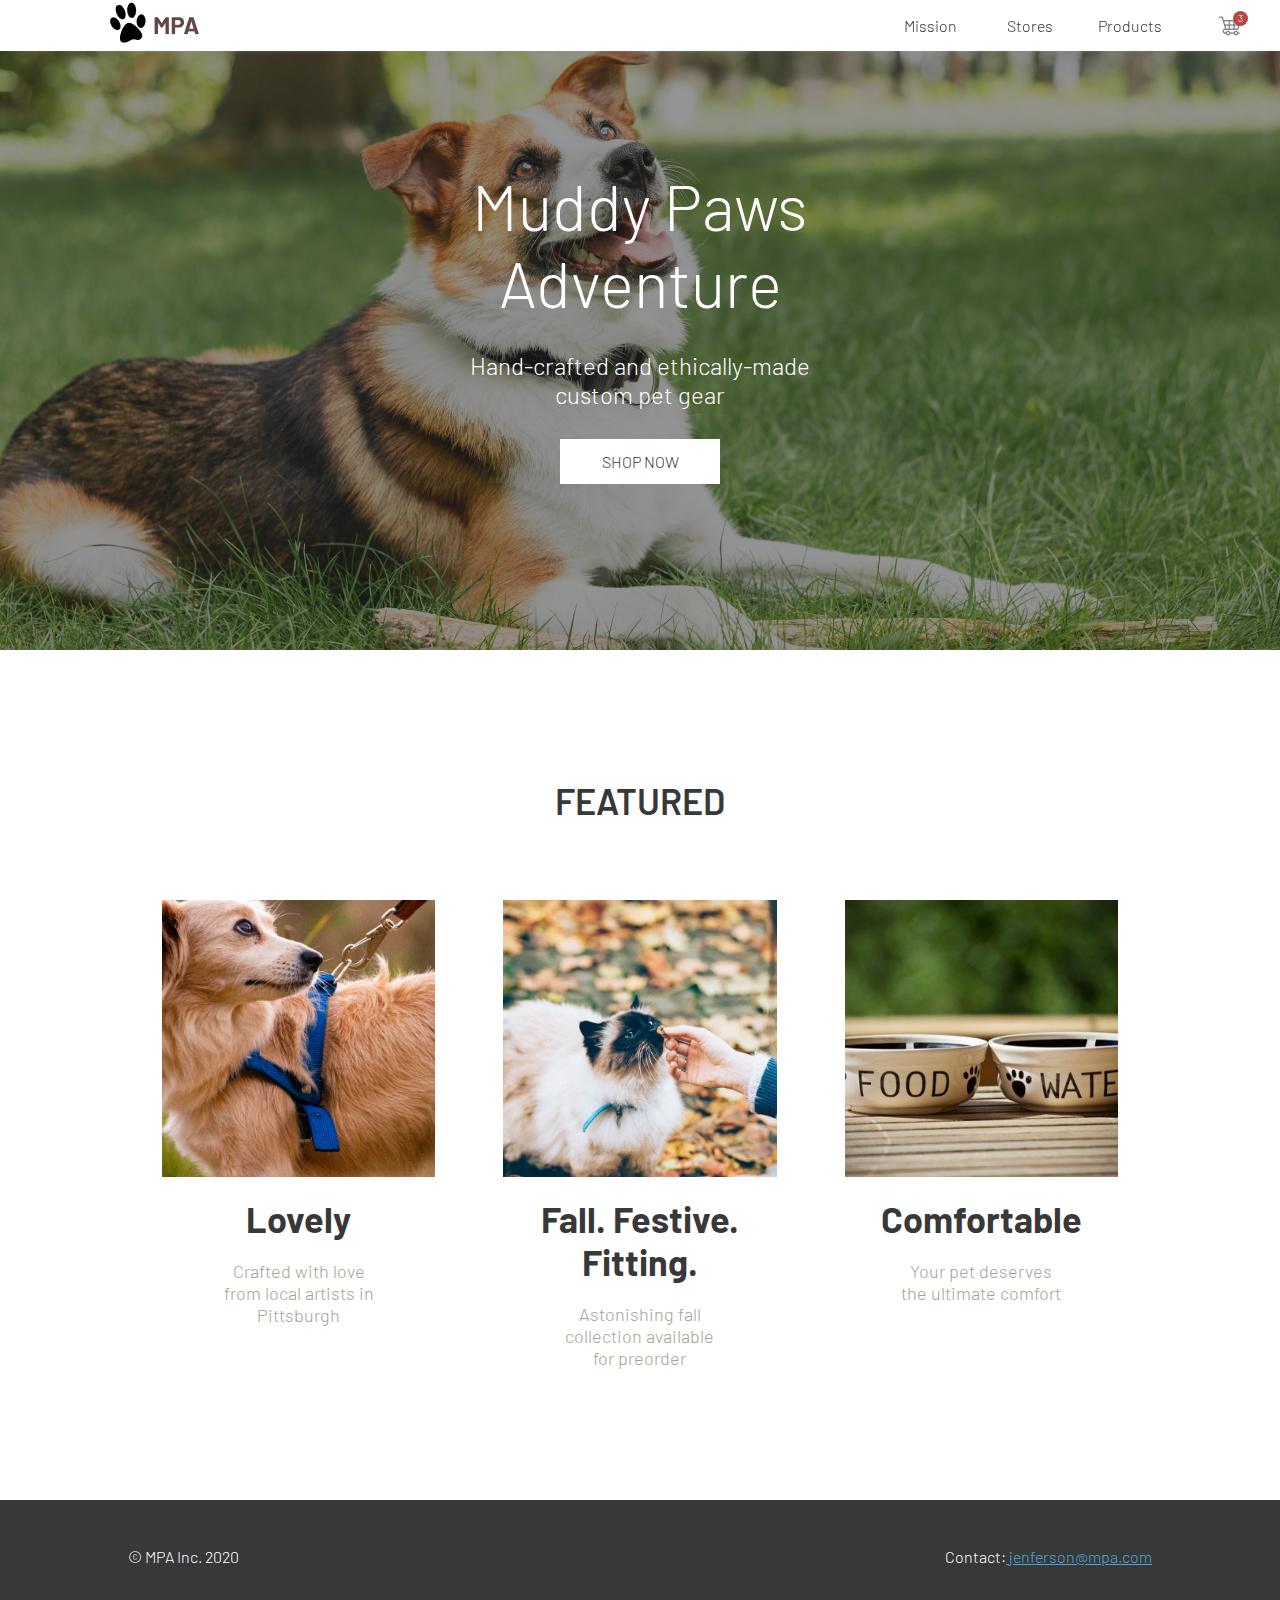
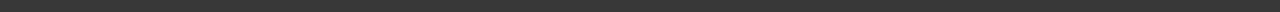
<file: index.html>
<!-- Home Page -->
<!DOCTYPE html>
<html lang="en">

<head>
    <meta charset="UTF-8">
    <title>MPA</title>
    <!-- Style Sheets -->
    <link href="styles.css" rel="stylesheet" type="text/css">
    <link href="index.css" rel="stylesheet" type="text/css">
    <!-- Google Fonts -->
    <link href="https://fonts.googleapis.com/css2?family=Roboto+Condensed&family=Roboto:wght@300;400&display=swap" rel="stylesheet">
    <link href="https://fonts.googleapis.com/css2?family=Barlow:wght@300,400;600&display=swap" rel="stylesheet">
</head>

<body>
   <!-- Navigation Bar -->
    <nav>
        <div class="logo"><a href="index.html"><img src="images/logo.png" alt=""></a></div>
        <div class="menu">
            <a href="mission.html">
                <p>Mission</p>
            </a>
            <a href="stores.html">
                <p>Stores</p>
            </a>
            <a href="products.html">
                <p>Products</p>
            </a>
            <a class="cart-icon" href="cart.html"><img src="images/shopping%20cart.png" alt="shopping_cart_icon">
                <div class="notif">
                    <p>3</p>
                </div>
            </a>
        </div>
    </nav>
    <!--  Hero Image -->
    <div class="hero">
        <div class="overlay">
            <h1 class="hero-header">Muddy Paws<br>Adventure</h1>
            <h3 class="hero-tagline">Hand-crafted and ethically-made <br>custom pet gear</h3>
            <div class="shop-now-button"><a href="products.html">
                    <p>SHOP NOW</p>
                </a></div>
        </div>
    </div>

    <!--  Featured Section -->
    <section class="featured">

        <h2 class="section-header">FEATURED</h2>
        <div class="featured-wrapper">
            <div class="featured-card">
                <img src="images/home/item1.png" alt="dog">
                <h4>Lovely</h4>
                <h5>Crafted with love from local artists in Pittsburgh</h5>
            </div>
            <div class="featured-card">
                <img src="images/home/item2.png" alt="cat">
                <h4>Fall. Festive.<br>Fitting.</h4>
                <h5>Astonishing fall collection available for preorder</h5>
            </div>
            <div class="featured-card">
                <img src="images/home/item3.png" alt="bowl">
                <h4>Comfortable</h4>
                <h5>Your pet deserves the ultimate comfort</h5>
            </div>
        </div>
    </section>

    <!--  Footer -->
    <div class="footer">
        <div class="footer-info">
            <p>© MPA Inc. 2020</p>
            <p>Contact:<a href="jenferson@mpa.com"> jenferson@mpa.com</a></p>
        </div>
    </div>
</body>

</html>
</file>
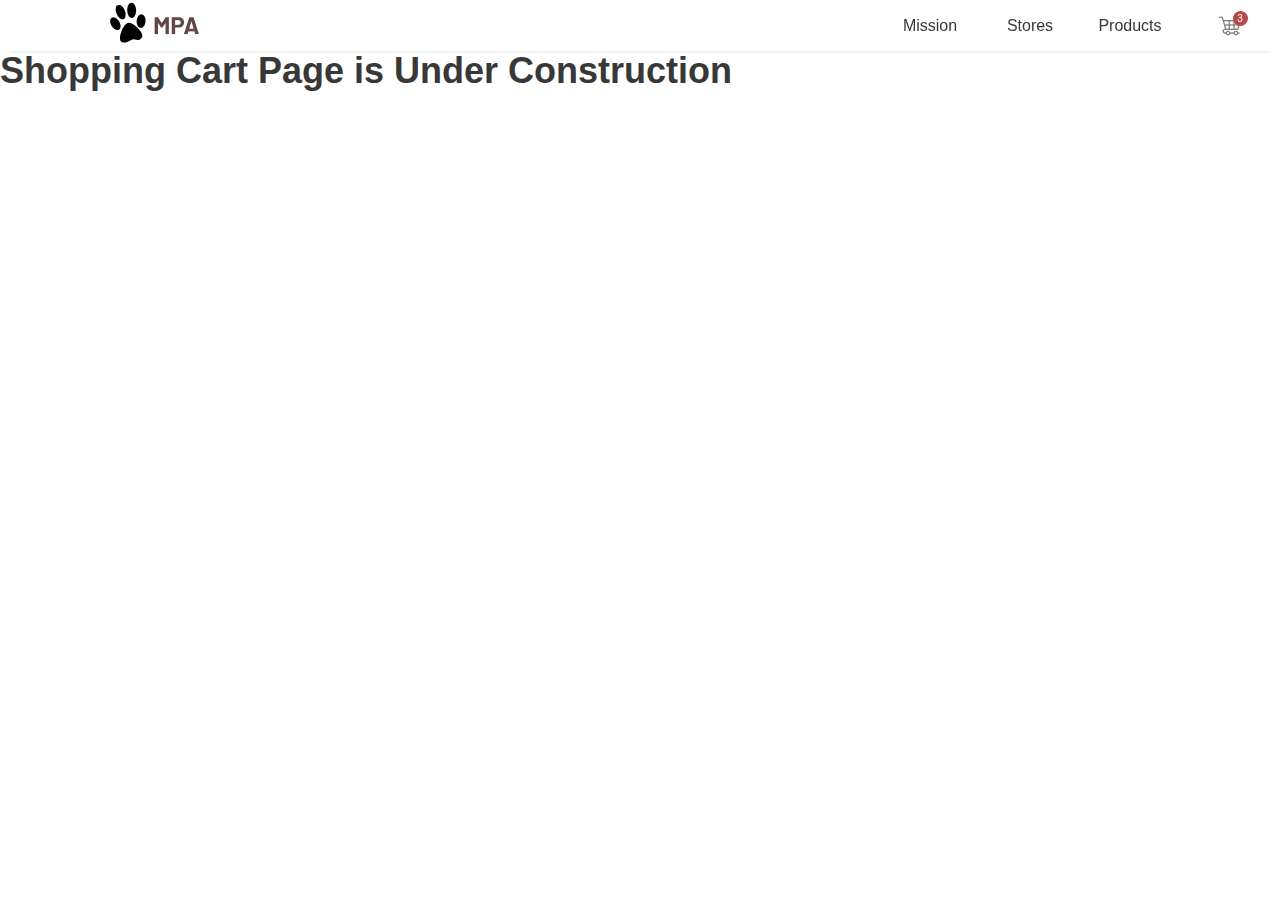
<file: cart.html>
<!-- Shopping Cart Page -->
<!DOCTYPE html> 
<html lang="en">

<head>
    <meta charset="UTF-8">
    <title>MPA</title>
    <!-- Style Sheets -->
    <link href="styles.css" rel="stylesheet" type="text/css">
</head>

<body>
    <nav>
        <div class="logo"><a href="index.html"><img src="images/logo.png" alt=""></a></div>
        <div class="menu">
            <a href="mission.html">
                <p>Mission</p>
            </a>
            <a href="stores.html">
                <p>Stores</p>
            </a>
            <a href="products.html">
                <p>Products</p>
            </a>
            <a class="cart-icon" href="cart.html"><img src="images/shopping%20cart.png" alt="shopping_cart_icon"><div class="notif"><p>3</p></div></a>
        </div>
    </nav>
    <section class="cart">
        <h2>Shopping Cart Page is Under Construction</h2>
    </section>
</body>

</html>
</file>
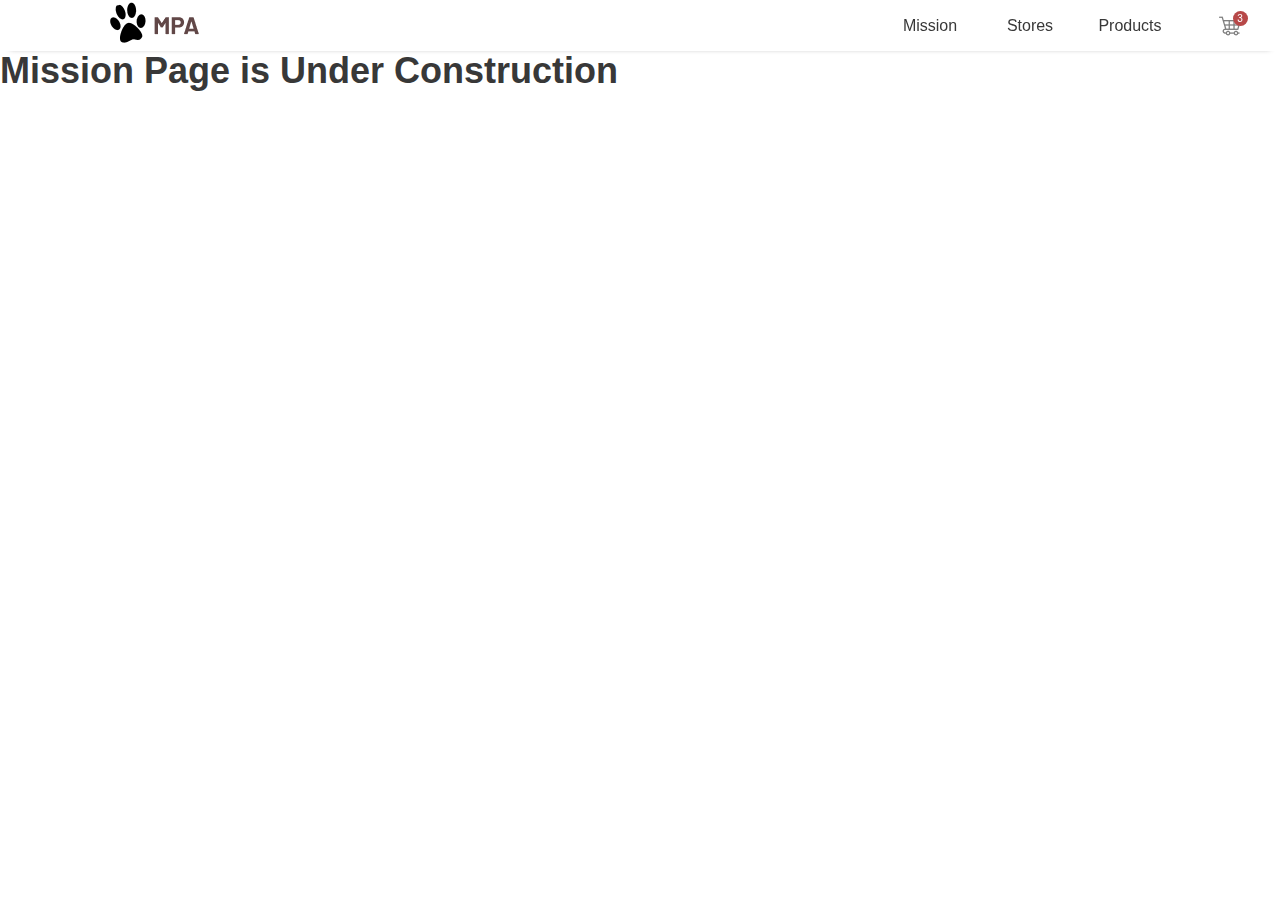
<file: mission.html>
<!-- Missions Page -->
<!DOCTYPE html>
<html lang="en">

<head>
    <meta charset="UTF-8">
    <title>MPA</title>
    <!-- Style Sheets -->
    <link href="styles.css" rel="stylesheet" type="text/css">
</head>

<body>
    <nav>
        <div class="logo"><a href="index.html"><img src="images/logo.png" alt=""></a></div>
        <div class="menu">
            <a href="mission.html">
                <p>Mission</p>
            </a>
            <a href="stores.html">
                <p>Stores</p>
            </a>
            <a href="products.html">
                <p>Products</p>
            </a>
            <a class="cart-icon" href="cart.html"><img src="images/shopping%20cart.png" alt="shopping_cart_icon">
                <div class="notif">
                    <p>3</p>
                </div>
            </a>
        </div>
    </nav>
    <section class="mission">
        <h2>Mission Page is Under Construction</h2>
    </section>
    
</body>

</html>
</file>
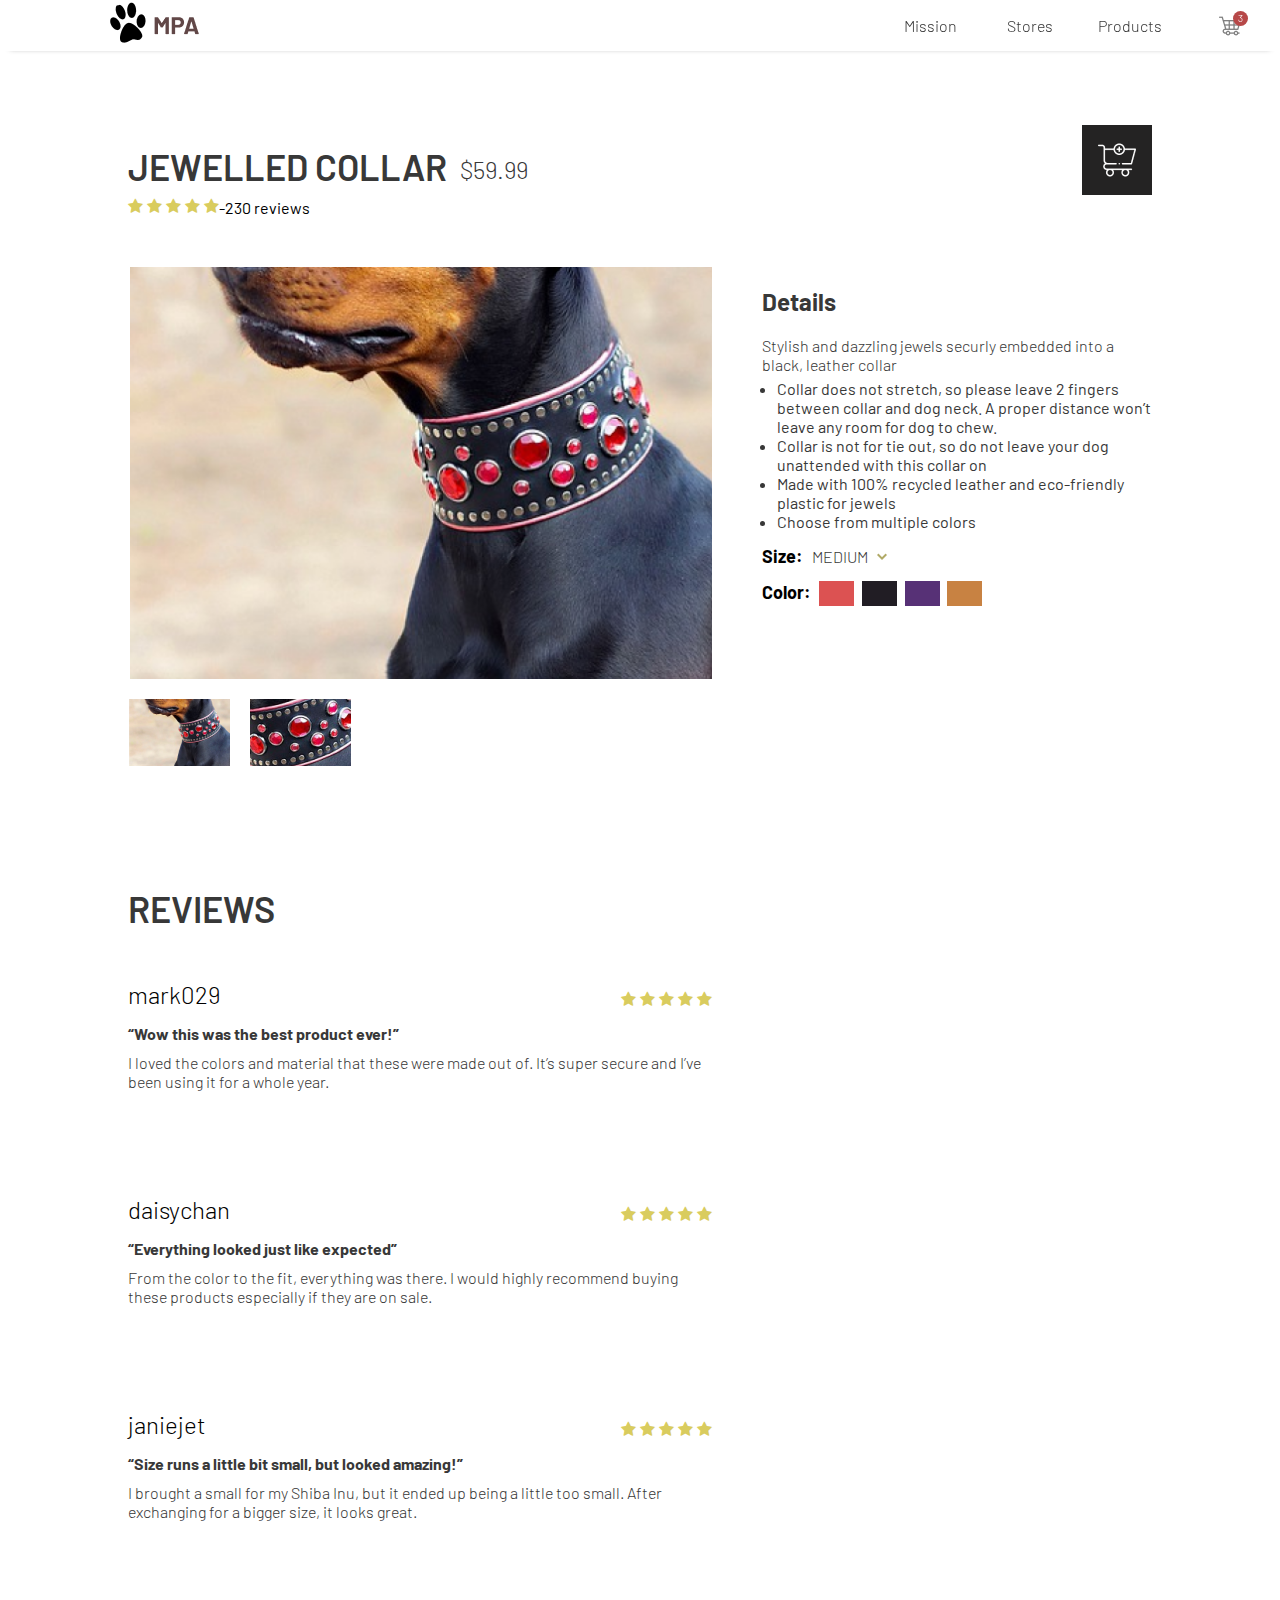
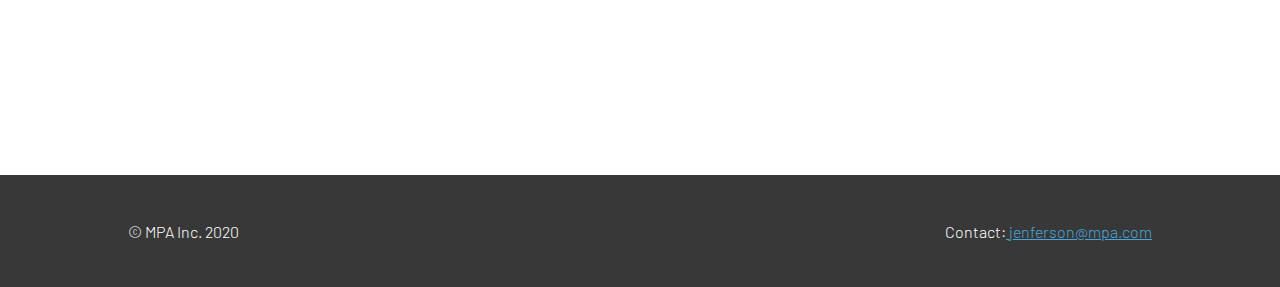
<file: product-detail.html>
<!-- Product Details Page -->
<!DOCTYPE html>
<html lang="en">

<head>
    <meta charset="UTF-8">
    <title>MPA</title>
    <!-- Style Sheets -->
    <link href="styles.css" rel="stylesheet" type="text/css">
    <link href="product-detail.css" rel="stylesheet" type="text/css">
    <!-- Google Fonts -->
    <link rel="stylesheet" href="https://cdnjs.cloudflare.com/ajax/libs/font-awesome/4.7.0/css/font-awesome.min.css">
    <link href="https://fonts.googleapis.com/css2?family=Roboto+Condensed&family=Roboto:wght@300;400&display=swap" rel="stylesheet">
    <link href="https://fonts.googleapis.com/css2?family=Barlow:wght@300,400;600&display=swap" rel="stylesheet">
</head>

<body>
    <!-- Navbar -->
    <nav>
        <div class="logo"><a href="index.html"><img src="images/logo.png" alt=""></a></div>
        <div class="menu">
            <a href="mission.html">
                <p>Mission</p>
            </a>
            <a href="stores.html">
                <p>Stores</p>
            </a>
            <a href="products.html">
                <p>Products</p>
            </a>
            <a class="cart-icon" href="cart.html"><img src="images/shopping%20cart.png" alt="shopping_cart_icon">
                <div class="notif">
                    <p>3</p>
                </div>
            </a>
        </div>
    </nav>
    <!--  Details Section -->
    <section class="details">
        <div class="details-wrapper">
            <!-- Title, Price, Reviews -->
            <div class="detail-heading">
                <div class="detail-title">
                    <div class="detail1">
                        <h2>JEWELLED COLLAR</h2>
                        <p>$59.99</p>
                    </div>
                    <div class="detail2">
                        <div class="stars">
                            <span class="fa fa-star checked"></span>
                            <span class="fa fa-star checked"></span>
                            <span class="fa fa-star checked"></span>
                            <span class="fa fa-star checked"></span>
                            <span class="fa fa-star checked"></span>
                        </div>
                        <div class="review-num">-230 reviews</div>
                    </div>
                </div>
                <!-- Shopping Cart Button -->
                <div class="shopping-cart-button">
                    <img src="images/white-cart.png" alt="shopping cart">
                </div>
            </div>
            <!-- Other information -->
            <div class="detail-columns">
                <!-- Gallery and Reviews on the left of page -->
                <div class="left-column">
                    <div class="gallery">
                        <img class="big_image" src="images/product-details/detail1.png" alt="big_image">
                        <img class="small_image1" src="images/product-details/small-detail1.png" alt="small_image">
                        <img class="small_image2" src="images/product-details/small-detail2.png" alt="small_image2">
                    </div>
                    <div class="review-section">
                        <h2>REVIEWS</h2>
                        <div class="review-card">
                            <div class="name-and-stars">
                                <div class="name">mark029</div>
                                <div class="stars">
                                    <span class="fa fa-star checked"></span>
                                    <span class="fa fa-star checked"></span>
                                    <span class="fa fa-star checked"></span>
                                    <span class="fa fa-star checked"></span>
                                    <span class="fa fa-star checked"></span>
                                </div>
                            </div>
                            <p class="title">“Wow this was the best product ever!”</p>
                            <p class="comment">I loved the colors and material that these were made out of. It’s super secure and I’ve been using it for a whole year.
                            </p>
                        </div>
                        <div class="review-card">
                            <div class="name-and-stars">
                                <div class="name">daisychan</div>
                                <div class="stars">
                                    <span class="fa fa-star checked"></span>
                                    <span class="fa fa-star checked"></span>
                                    <span class="fa fa-star checked"></span>
                                    <span class="fa fa-star checked"></span>
                                    <span class="fa fa-star checked"></span>
                                </div>
                            </div>
                            <p class="title">“Everything looked just like expected”</p>
                            <p class="comment">From the color to the fit, everything was there. I would highly recommend buying these products especially if they are on sale.
                            </p>
                        </div>
                        <div class="review-card">
                            <div class="name-and-stars">
                                <div class="name">janiejet</div>
                                <div class="stars">
                                    <span class="fa fa-star checked"></span>
                                    <span class="fa fa-star checked"></span>
                                    <span class="fa fa-star checked"></span>
                                    <span class="fa fa-star checked"></span>
                                    <span class="fa fa-star checked"></span>
                                </div>
                            </div>
                            <p class="title">“Size runs a little bit small, but looked amazing!”</p>
                            <p class="comment">I brought a small for my Shiba Inu, but it ended up being a little too small. After exchanging for a bigger size, it looks great.
                            </p>
                        </div>
                    </div>
                </div>
                <!-- Gallery description on the right of page -->
                <div class="right-column">
                    <div class="description">
                        <h4>Details</h4>
                        <p>Stylish and dazzling jewels securly embedded into a black, leather collar</p>
                        <ul>
                            <li> Collar does not stretch, so please leave 2 fingers between collar and dog neck. A proper distance won’t leave any room for dog to chew. </li>
                            <li>Collar is not for tie out, so do not leave your dog unattended with this collar on</li>
                            <li>Made with 100% recycled leather and eco-friendly plastic for jewels</li>
                            <li>Choose from multiple colors</li>
                        </ul>
                        <!-- Sizes: Tiny, Small, Medium, Large -->
                        <div class="size">
                            <h5>Size: </h5>
                            <p>MEDIUM</p><img src="images/products/sort-arrow.png" alt="arrow">
                        </div>
                        <!-- Colors: Strawberry, Blackberry, Crazyberry, Fire Orange -->
                        <div class="product-color-wrapper">
                            <h5>Color: </h5>
                            <div class="product-color" id="color1"></div>
                            <div class="product-color" id="color2"></div>
                            <div class="product-color" id="color3"></div>
                            <div class="product-color" id="color4"></div>
                        </div>
                    </div>
                </div>
            </div>

        </div>
    </section>


    <div class="footer">
        <div class="footer-info">
            <p>© MPA Inc. 2020</p>
            <p>Contact:<a href="jenferson@mpa.com"> jenferson@mpa.com</a></p>
        </div>
    </div>
</body>

</html>
</file>
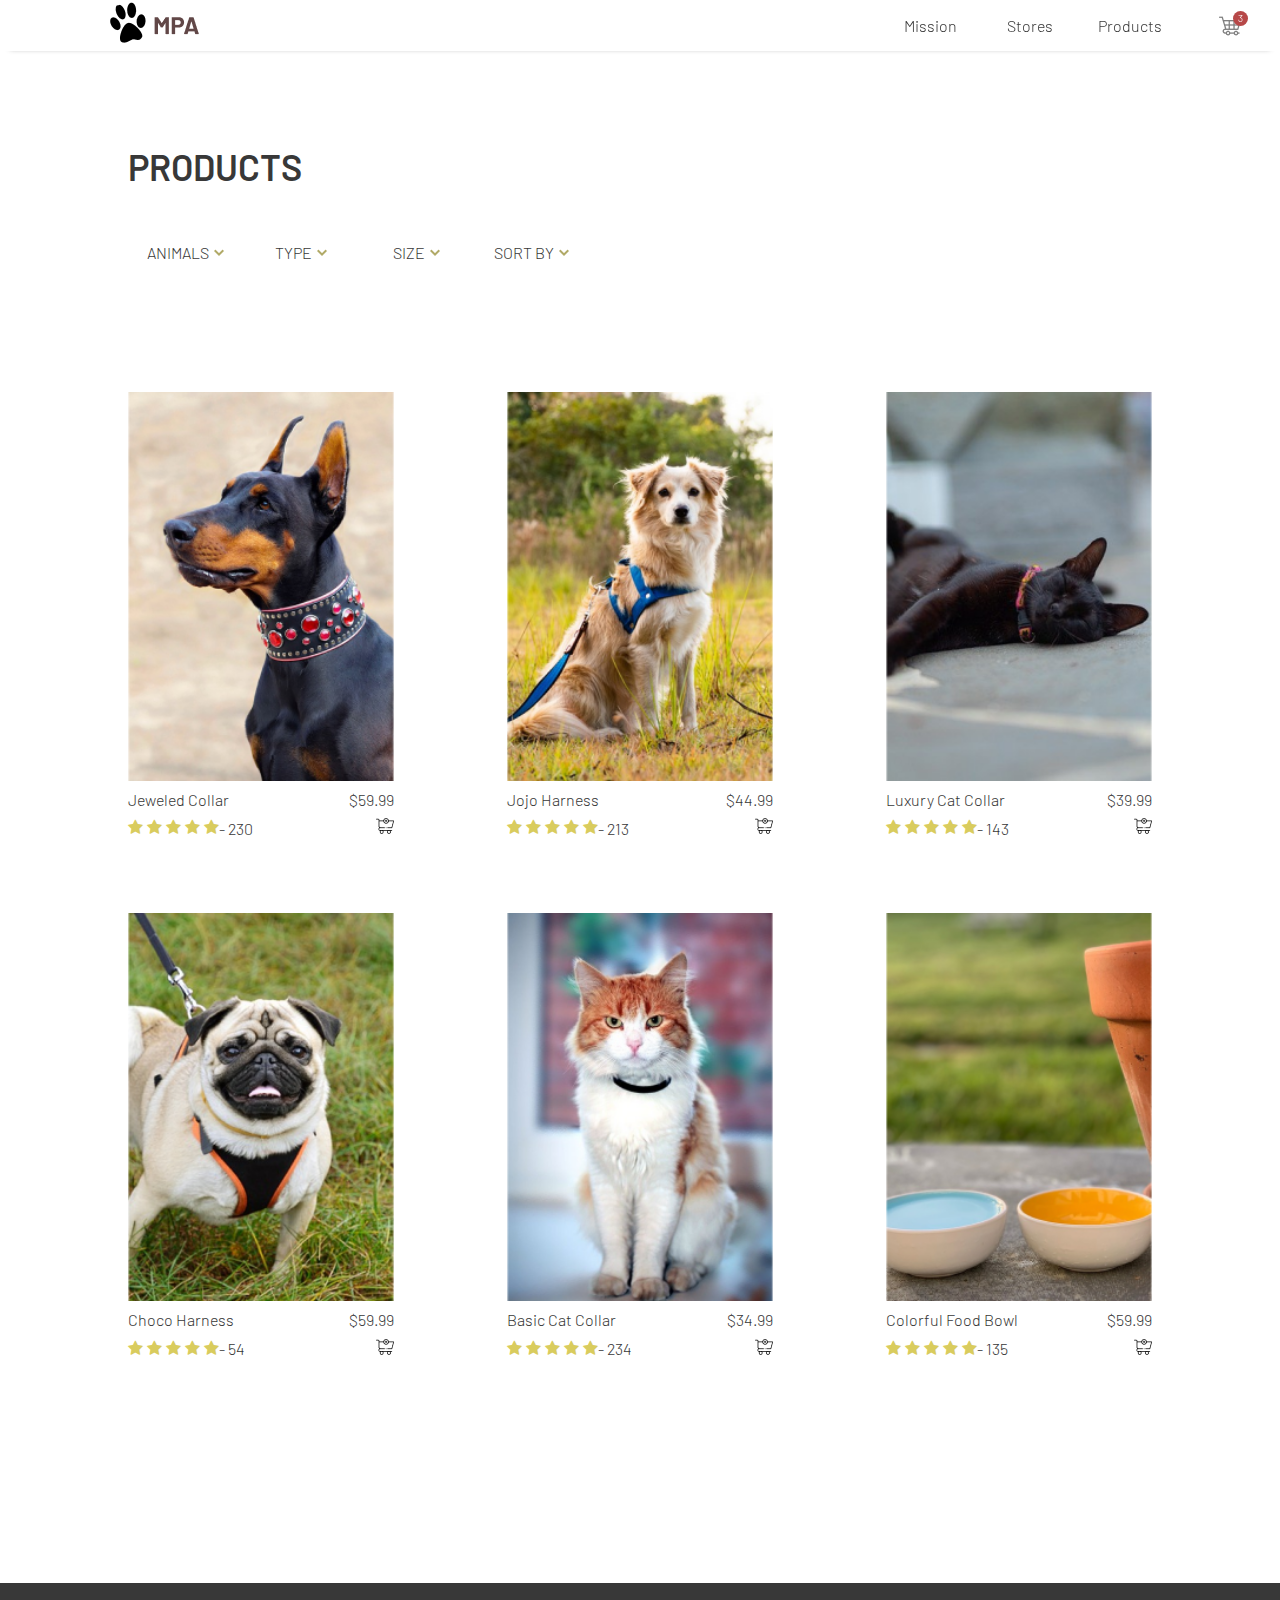
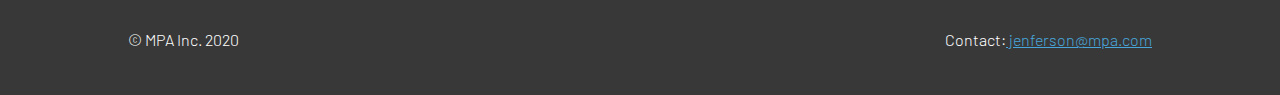
<file: products.html>
<!-- Products Page -->
<!DOCTYPE html>
<html lang="en">


<head>
    <meta charset="UTF-8">
    <title>MPA</title>
    <!-- Style Sheets -->
    <link href="styles.css" rel="stylesheet" type="text/css">
    <link href="products.css" rel="stylesheet" type="text/css">
    <!-- Google Fonts -->
    <link rel="stylesheet" href="https://cdnjs.cloudflare.com/ajax/libs/font-awesome/4.7.0/css/font-awesome.min.css">
    <link href="https://fonts.googleapis.com/css2?family=Roboto+Condensed&family=Roboto:wght@300;400&display=swap" rel="stylesheet">
    <link href="https://fonts.googleapis.com/css2?family=Barlow:wght@300,400;600&display=swap" rel="stylesheet">
</head>

<body>
    <!-- Navigation Bar -->
    <nav>
        <div class="logo"><a href="index.html"><img src="images/logo.png" alt=""></a></div>
        <div class="menu">
            <a href="mission.html">
                <p>Mission</p>
            </a>
            <a href="stores.html">
                <p>Stores</p>
            </a>
            <a href="products.html">
                <p>Products</p>
            </a>
            <a class="cart-icon" href="cart.html"><img src="images/shopping%20cart.png" alt="shopping_cart_icon">
                <div class="notif">
                    <p>3</p>
                </div>
            </a>
        </div>
    </nav>
    <!-- Products Section -->
    <section class="products">
        <div class="products-wrapper">
            <h2>PRODUCTS</h2>
            <!-- Filters -->
            <div class="filters">
                <div class="filter-item">
                    <p class="filter-label">ANIMALS</p>
                    <img src="images/products/sort-arrow.png" alt="arrow">
                </div>
                <div class="filter-item">
                    <p class="filter-label">TYPE</p>
                    <img src="images/products/sort-arrow.png" alt="arrow">
                </div>
                <div class="filter-item">
                    <p class="filter-label">SIZE</p>
                    <img src="images/products/sort-arrow.png" alt="arrow">
                </div>
                <div class="filter-item">
                    <p class="filter-label">SORT BY</p>
                    <img src="images/products/sort-arrow.png" alt="arrow">
                </div>
            </div>
            <!-- Gallery Section -->
            <div class="product-gallery">
                <!-- Product 1 -->
                <div class="product-card">
                    <a href="product-detail.html"><img src="images/products/item1.png" alt=""></a>
                    <div class="product-text">
                        <div class="name-and-price">
                            <p class="name">Jeweled Collar</p>
                            <p class="price">$59.99</p>
                        </div>
                        <div class="rating-and-cart">
                            <div class="rating">
                                <div class="stars">
                                    <span class="fa fa-star checked"></span>
                                    <span class="fa fa-star checked"></span>
                                    <span class="fa fa-star checked"></span>
                                    <span class="fa fa-star checked"></span>
                                    <span class="fa fa-star checked"></span>
                                </div>
                                <p class="review">- 230</p>
                            </div>
                            <a href="#"><img src="images/black-cart.png" alt="" class="cart"></a>
                        </div>
                    </div>
                </div>
                <!-- Product 2 -->
                <div class="product-card">
                    <a href="product-detail.html"><img src="images/products/item2.png" alt=""></a>
                    <div class="product-text">
                        <div class="name-and-price">
                            <p class="name">Jojo Harness</p>
                            <p class="price">$44.99</p>
                        </div>
                        <div class="rating-and-cart">
                            <div class="rating">
                                <div class="stars">
                                    <span class="fa fa-star checked"></span>
                                    <span class="fa fa-star checked"></span>
                                    <span class="fa fa-star checked"></span>
                                    <span class="fa fa-star checked"></span>
                                    <span class="fa fa-star checked"></span>
                                </div>
                                <p class="review">- 213</p>
                            </div>
                            <a href="#"><img src="images/black-cart.png" alt="" class="cart"></a>
                        </div>
                    </div>
                </div>
                <!-- Product 3 -->
                <div class="product-card">
                    <a href="product-detail.html"><img src="images/products/item3.png" alt=""></a>
                    <div class="product-text">
                        <div class="name-and-price">
                            <p class="name">Luxury Cat Collar</p>
                            <p class="price">$39.99</p>
                        </div>
                        <div class="rating-and-cart">
                            <div class="rating">
                                <div class="stars">
                                    <span class="fa fa-star checked"></span>
                                    <span class="fa fa-star checked"></span>
                                    <span class="fa fa-star checked"></span>
                                    <span class="fa fa-star checked"></span>
                                    <span class="fa fa-star checked"></span>
                                </div>
                                <p class="review">- 143</p>
                            </div>
                            <a href="#"><img src="images/black-cart.png" alt="" class="cart"></a>
                        </div>
                    </div>
                </div>
                <!-- Product 4 -->
                <div class="product-card">
                    <a href="product-detail.html"><img src="images/products/item4.png" alt=""></a>
                    <div class="product-text">
                        <div class="name-and-price">
                            <p class="name">Choco Harness</p>
                            <p class="price">$59.99</p>
                        </div>
                        <div class="rating-and-cart">
                            <div class="rating">
                                <div class="stars">
                                    <span class="fa fa-star checked"></span>
                                    <span class="fa fa-star checked"></span>
                                    <span class="fa fa-star checked"></span>
                                    <span class="fa fa-star checked"></span>
                                    <span class="fa fa-star checked"></span>
                                </div>
                                <p class="review">- 54</p>
                            </div>
                            <a href="#"><img src="images/black-cart.png" alt="" class="cart"></a>
                        </div>
                    </div>
                </div>
                <!-- Product 5 -->
                <div class="product-card">
                    <a href="product-detail.html"><img src="images/products/item5.png" alt=""></a>
                    <div class="product-text">
                        <div class="name-and-price">
                            <p class="name">Basic Cat Collar</p>
                            <p class="price">$34.99</p>
                        </div>
                        <div class="rating-and-cart">
                            <div class="rating">
                                <div class="stars">
                                    <span class="fa fa-star checked"></span>
                                    <span class="fa fa-star checked"></span>
                                    <span class="fa fa-star checked"></span>
                                    <span class="fa fa-star checked"></span>
                                    <span class="fa fa-star checked"></span>
                                </div>
                                <p class="review">- 234</p>
                            </div>
                            <a href="#"><img src="images/black-cart.png" alt="" class="cart"></a>
                        </div>
                    </div>
                </div>
                <!-- Product 6 -->
                <div class="product-card">
                    <a href="product-detail.html"><img src="images/products/item6.png" alt=""></a>
                    <div class="product-text">
                        <div class="name-and-price">
                            <p class="name">Colorful Food Bowl</p>
                            <p class="price">$59.99</p>
                        </div>
                        <div class="rating-and-cart">
                            <div class="rating">
                                <div class="stars">
                                    <span class="fa fa-star checked"></span>
                                    <span class="fa fa-star checked"></span>
                                    <span class="fa fa-star checked"></span>
                                    <span class="fa fa-star checked"></span>
                                    <span class="fa fa-star checked"></span>
                                </div>
                                <p class="review">- 135</p>
                            </div>
                            <a href="#"><img src="images/black-cart.png" alt="" class="cart"></a>
                        </div>
                    </div>
                </div>

            </div>
        </div>
    </section>

    <!--  Footer -->
    <div class="footer">
        <div class="footer-info">
            <p>© MPA Inc. 2020</p>
            <p>Contact:<a href="jenferson@mpa.com"> jenferson@mpa.com</a></p>
        </div>
    </div>
</body>

</html>
</file>
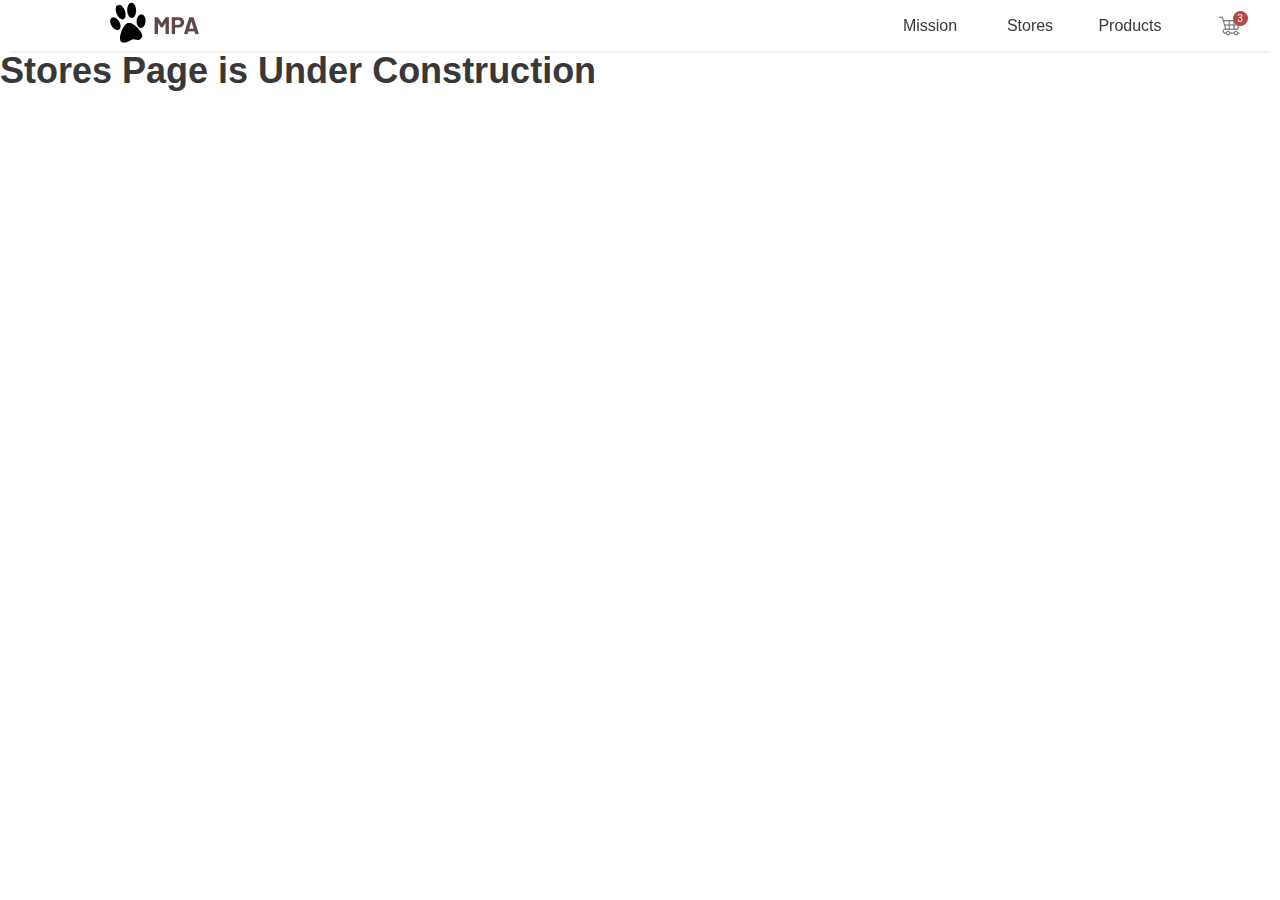
<file: stores.html>
<!-- Stores Page -->
<!DOCTYPE html>
<html lang="en">

<head>
    <meta charset="UTF-8">
    <title>MPA</title>
    <!-- Style Sheets -->
    <link href="styles.css" rel="stylesheet" type="text/css">
</head>

<body>
    <nav>
        <div class="logo"><a href="index.html"><img src="images/logo.png" alt=""></a></div>
        <div class="menu">
            <a href="mission.html">
                <p>Mission</p>
            </a>
            <a href="stores.html">
                <p>Stores</p>
            </a>
            <a href="products.html">
                <p>Products</p>
            </a>
            <a class="cart-icon" href="cart.html"><img src="images/shopping%20cart.png" alt="shopping_cart_icon">
                <div class="notif">
                    <p>3</p>
                </div>
            </a>
        </div>
    </nav>
    <section class="stores">
        <h2>Stores Page is Under Construction</h2>
    </section>
    
</body>

</html>
</file>
<file: index.css>
/**************************/
/******* INDEX PAGE *******/
/**************************/


/***** Special Buttons *****/
.shop-now-button {
    text-decoration: none;
    color: #383838;
    background-color: white;
    width: 160px;
    height: 45px;
    display: flex;
    justify-content: center;
    align-items: center;
}

.shop-now-button > a {
    text-decoration: none;
    color: #383838;
}
/* End of Special Buttons */

/***** Hero Image *****/
.hero {
    background-image: url("images/home/home-hero.jpg");
    background-repeat: no-repeat;
    width: 100%;
    height: 650px;
    display: flex;
    justify-content: center;
    align-items: center;
    
}
.overlay {
    display: flex;
    flex-direction: column;
    justify-content: center;
    align-items: center;
}
/* End of Hero Image */

/***** Featured Section *****/

.featured {
    display: grid;
    grid-template-columns: 10% 80% 10%;
    grid-template-rows: 150px 500px;
/*    grid-gap: 20px;*/
    height: 700px;
/*    border: 1px solid black;*/
    padding-top: 50px;
    padding-bottom: 50px;
}

.featured > .section-header {
    grid-column-start: 1;
    grid-column-end: 4;
    display: flex;
    justify-content: center;
    align-items: center;
    margin-bottom: 70px;
}

.featured-wrapper {
    grid-column-start: 2;
    grid-column-end: 3;
    grid-row-start: 2;
    display: flex;
    width: 100%;
    justify-content: space-between;
    flex-direction: row;
    align-items: flex-start;
/*    border: 1px solid gray;*/
}

.featured-card {
    width:100%;
/*    border: 1px solid green;*/
    display: flex;
    flex-direction: column;
    justify-content: center;
    align-items: center;
    text-align: center;
    
}
.featured-card > h5 {
    width: 50%;
}

.featured-card > img {
    width: 80%;
    
}
/* End of Featured Section */
</file>
<file: product-detail.css>
/*********************************/
/***** PRODUCT DETAILS PAGE ******/
/*********************************/


/***** Details Section *****/
.details {
    display: grid;
    grid-template-columns: 10% 80% 10%;
    
}
.details-wrapper {
    grid-column-start: 2;
    grid-column-end: 3;   
    padding-top: 75px;
    padding-bottom: 150px;
}


.detail-heading {
    display: flex;
    flex-direction: row;
    width: 100%;
    justify-content: space-between;
/*    border: solid 1px hotpink;*/
    margin-bottom: 50px;
}
.detail-title {
    width: 400px;
    display: flex;
    flex-direction: column;
/*    border: solid 1px green;*/
}

.detail1 {
    width: 100%;
    display: flex;
    flex-direction: row;
    justify-content: space-between;
    align-items: center;
}

.detail1 > h2 {
    margin-bottom: 10px;
}

.detail1 > p {
/*    asdfa;skdljfa;slkj*/
    margin-top: 20px;
    font-size: 24px;
    font-weight: 300;
}

.detail2 {
    display: flex;
    flex-direction: row;
}
/* End of Details Section */

/***** Shopping Cart *****/
.shopping-cart-button {
    background-color: #242323;
    width: 70px;
    height: 70px;
    display: flex;
    align-items: center;
    justify-content: center;
}
/* End of Shopping Cart */

/***** Gallery *****/
.gallery {
    display: grid;
    grid-template-columns: repeat(5, 1fr);
    grid-template-rows: repeat(2, 1fr);
    grid-gap: 20px;
    width: 100%;
    max-height: 600px;
/*    border: 1px pink solid;*/
}

.gallery > .big_image {
    grid-column: 1/6;
    width: 100%;
}
.gallery > .small_image1 {
    grid-column: 1/2;
}
.gallery > .small_image2 {
    grid-column: 2/3;
}
/* End of Gallery */

/***** Product Details *****/

.detail-columns {
/*    border: 1px solid blue;*/
    display: flex;
    flex-direction: row;
}

.detail-columns > .left-column {
/*    border: 1px solid purple;*/
    width: 60%;
}
.detail-columns > .right-column {
/*    border: 1px solid red;*/
    width: 40%;
    padding-left: 50px;
}

.detail-columns > .right-column > .description > ul > li {
    margin-left: 15px;
}


.name {
    font-family: 'Barlow', sans-serif;
    font-weight: 300;
    font-size: 24px;
    margin-bottom: 10px;
}

.name-and-stars {
    display: flex;
    flex-direction: row;
    justify-content: space-between;
    align-items: center;
}
.review-card {
    display: flex;
    flex-direction: column;
    margin-top: 25px;
    margin-bottom: 65px;
    height: 150px;
/*    border: 1px blue solid;*/
}

.review-num {
   font-family: 'Barlow', sans-serif;
}

.review-card > .title {
   font-weight: bold;
}

.description > h4 {
    font-size: 24px;
}

.product-color-wrapper > h5 , .size > h5 {
    color: black;
    font-weight: bold;
}

.size {
    display: flex;
    flex-direction: row;
    align-items: center;
    justify-content: space-between;
    width: 125px;
    height: 50px;
}

.size > h3 {
    font-family: 'Roboto Condensed', sans-serif;
}

.size > img {
    height: 7px;
}

.product-color-wrapper {
    display: flex;
    flex-direction: row;
    justify-content: space-between;
    width: 220px;
    height: 50px;
}

.product-color {
    width: 35px;
    height: 25px;
}

/****** Product Coloring ******/

/* Strawberry */
#color1 {
    background-color: #DC5252;
}
/* Blackberry */
#color2 {
    background-color: #211D24;
}
/* Crazuberry */
#color3 {
    background-color: #573176;
}
/* Fire Orange */
#color4 {
    background-color: #C88242;
}

/* Product Coloring */
</file>
<file: products.css>
/**************************/
/***** PRODUCTS PAGE ******/
/**************************/

/***** General Products Section *****/
.products {
    display: grid;
    grid-template-columns: 10% 80% 10%;
}

.products-wrapper {
    grid-column: 2/3;
    padding-top: 75px;
    padding-bottom: 150px;
}
/* End of General Products Section */

/***** Filters *****/
.filters {
    display: flex;
    flex-direction: row;
    width: 45%;
    justify-content: space-between;
    margin-bottom: 125px;
    font-family: 'Roboto Condensed', sans-serif;

}

.filter-item {
    display: flex;
    flex-direction: row;
    justify-content: center;
    align-items: center;
    width: 25%;
}

.filter-label {
    margin-right: 5px;
}
/* End of Filters */

/***** Product Gallery *****/
.product-gallery {
    display: flex;
    flex-direction: row;
    flex-wrap: wrap;
    justify-content: space-between;
}

.product-card {
    width: 26%;
    display: flex;
    flex-direction: column;
    justify-content: center;
    margin-bottom: 70px;
}
.product-card > a {
    width: 100%;
    
}

.product-card > a > img {
    width: 100%;
    
}
.product-text > .name-and-price {
    display: flex;
    flex-direction: row;
    justify-content: space-between;
}

.product-text > .rating-and-cart {
    display: flex;
    justify-content: space-between;
    align-items: center;
}

.product-text > .rating-and-cart > .rating {
    display: flex;
    flex-direction: row;
    justify-content: flex-start;
    align-items: center;
}
/* End of Product Gallery */
</file>
<file: styles.css>
/***** STYLES PAGE *****/

/***** PRESETS *****/
body {
    margin: 0;
    padding: 0;
}
* {
    margin: 0;
    padding: 0;
}

p {
    margin-top: 5px;
    margin-bottom: 5px;
    font-family: 'Barlow', sans-serif;
    font-weight: 300;
    color: #383838;
}

h1, h2, h3, h4, h5, li {
    font-family: 'Barlow', sans-serif;
    color: #383838;
}

h1 {
    color: white;
    font-size: 64px;
    text-align: center;
    font-weight: 300;
}

h2 {
    margin-top: 20px;
    margin-bottom: 50px;
    font-size: 36px;
    font-weight: 600;
}

h3 {
    color: white;
    margin-top: 30px;
    margin-bottom: 30px;
    font-weight: 300;
    font-size: 24px;
    text-align: center;
}

h4 {
    margin-top: 20px;
    margin-bottom: 20px;
    font-size: 36px;
/*    font-weight: 300;*/
    
}

h5 {
    font-size: 18px;
    color: #A1A493;
    font-weight: 300;
}

/* stars */
.checked {
  color: #D9CC5E;
}


/* END OF PRESETS */


/****** NAVBAR *******/
nav {
    display: flex;
    flex-direction: row;
    justify-content: space-between;
    width: 100%;
/*    border-bottom: solid #999 2px;*/
    box-shadow: 0 8px 5px -10px #999;
    position: fixed;
    top: 0;
    background-color: white;
    margin-bottom: 50px;

}

.logo {
    margin-left: 8%;
}

.cart-icon {
    position: relative;
}

.notif {
    position: absolute;
    background-color: #B74848;
    height: 15px;
    width: 15px;
    border-radius: 50%;
    display: flex;
    justify-content: center;
    align-items: center;
    margin-left: 20px;
    margin-bottom: 15px;
}

.notif > p {
    color: white;
    font-size: 10px;
}


.menu {
    display: flex;
    flex-direction: row;
    justify-content: space-around;
    font-family: 'Roboto Condensed', sans-serif;
/*    border: 1px solid hotpink;*/
    
}

.menu > a {
    width: 100px;
/*    border: 1px solid blue;*/
    display: flex;
    justify-content: center;
    align-items: center;
    text-decoration: none;
    color: #79796B;
}
/* END OF NAVBAR */

section {
    margin-top: 50px;
}

/****** Footer *******/
.footer {
    display: flex;
    width: 100%;
    height: 112px;
    background-color: #383838;
    color: white;
    justify-content: center;
    
}

.footer-info {
    width: 80%;
/*    border: solid 1px pink;*/
    display: flex;
    justify-content: space-between;
    align-items: center;
    flex-direction: row;
    color: white;
}

.footer-info > p {
    color: white;
}

.footer-info > p > a {
    color: #49A6DA;
}

/* END OF FOOTER */


/***** END OF STYLES *****/
</file>
